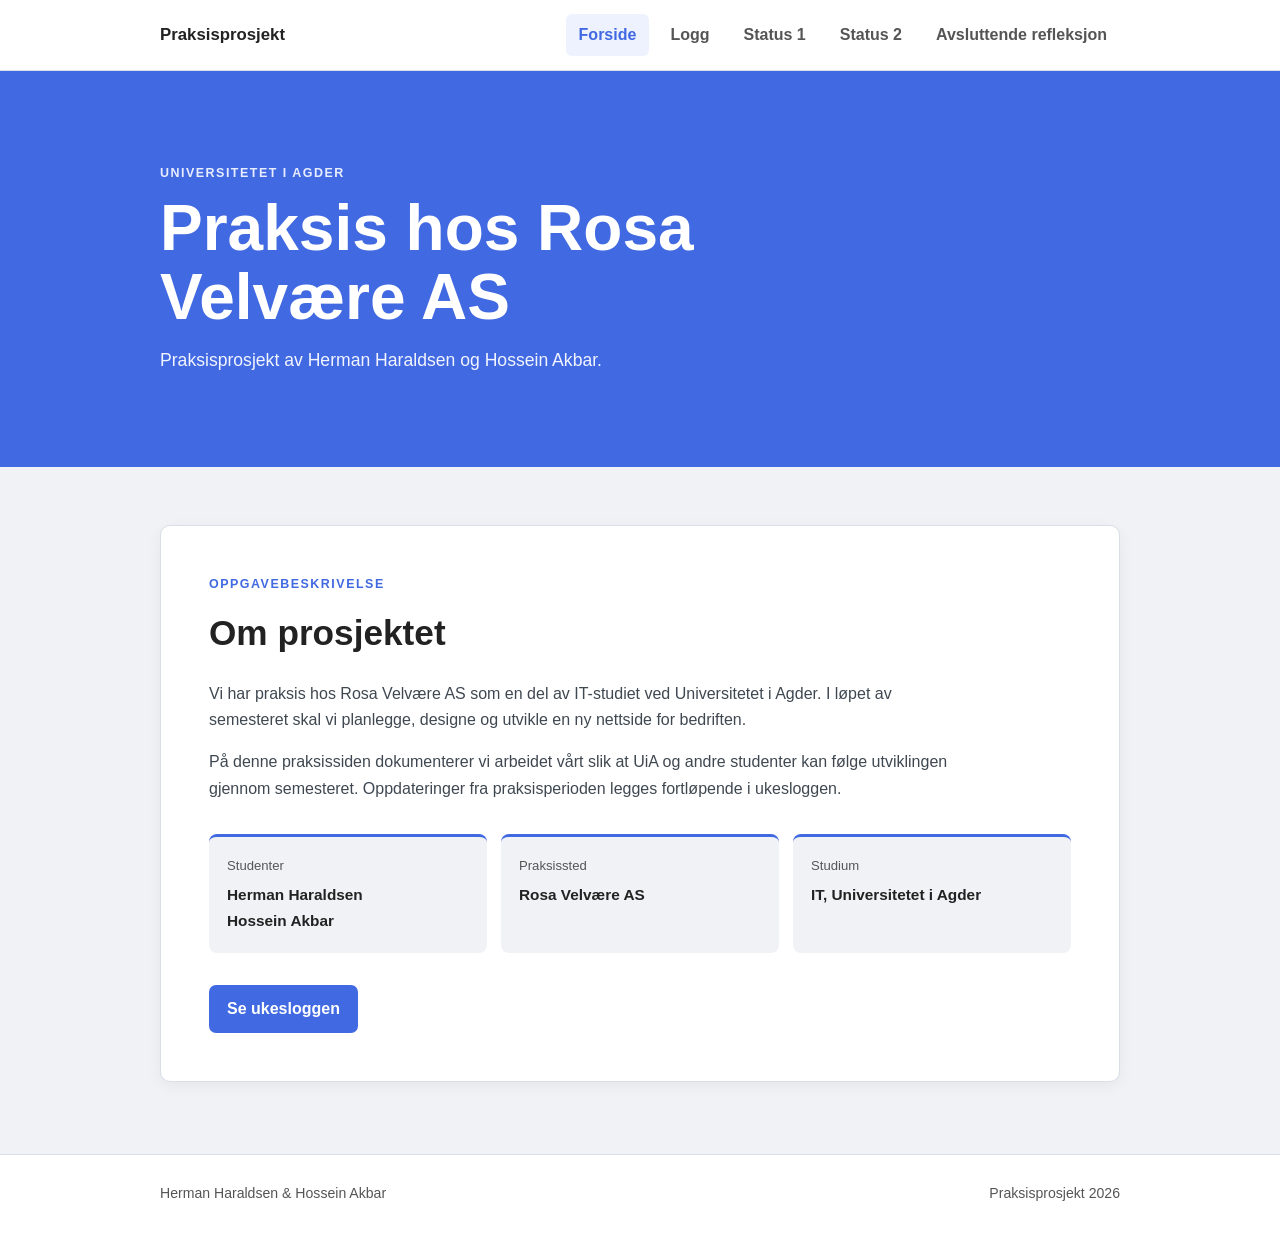
<file: index.html>
<!DOCTYPE html>
<html lang="no">
<head>
    <meta charset="UTF-8">
    <meta name="viewport" content="width=device-width, initial-scale=1.0">
    <meta name="description" content="Praksisprosjekt ved UiA hos Rosa Velvære AS – Herman Haraldsen og Hussein Razzaqi.">
    <title>Praksisprosjekt | Herman & Hussein</title>
    <link rel="stylesheet" href="css/style.css">
</head>
<body>
    <header class="site-header">
        <div class="container nav">
            <a class="site-name" href="index.html">Praksisprosjekt</a>
            <nav aria-label="Hovedmeny">
                <a class="active" href="index.html">Forside</a>
                <a href="logg.html">Logg</a>
                <a href="status1.html">Status 1</a>
                <a href="status2.html">Status 2</a>
                <a href="avsluttende-refleksjon.html">Avsluttende refleksjon</a>
                
            </nav>
        </div>
    </header>

    <main>
        <section class="hero">
            <div class="container hero-content">
                <p class="eyebrow">Universitetet i Agder</p>
                <h1>Praksis hos Rosa Velvære AS</h1>
                <p class="intro">
                    Praksisprosjekt av Herman Haraldsen og Hossein Akbar.
                </p>
            </div>
        </section>

        <section class="content-section">
            <div class="container content-card">
                <p class="section-label">Oppgavebeskrivelse</p>
                <h2>Om prosjektet</h2>
                <p>
                    Vi har praksis hos Rosa Velvære AS som en del av IT-studiet ved Universitetet i Agder.
                    I løpet av semesteret skal vi planlegge, designe og utvikle en ny nettside for bedriften.
                </p>
                <p>
                    På denne praksissiden dokumenterer vi arbeidet vårt slik at UiA og andre studenter kan følge
                    utviklingen gjennom semesteret. Oppdateringer fra praksisperioden legges fortløpende i ukesloggen.
                </p>

                <div class="project-info">
                    <div>
                        <span>Studenter</span>
                        <strong>Herman Haraldsen<br>Hossein Akbar</strong>
                    </div>
                    <div>
                        <span>Praksissted</span>
                        <strong>Rosa Velvære AS</strong>
                    </div>
                    <div>
                        <span>Studium</span>
                        <strong>IT, Universitetet i Agder</strong>
                    </div>
                </div>

                <a class="button" href="logg.html">Se ukesloggen</a>
            </div>
        </section>
    </main>

    <footer>
        <div class="container footer-content">
            <span>Herman Haraldsen & Hossein Akbar</span>
            <span>Praksisprosjekt 2026</span>
        </div>
    </footer>

    <script src="js/app.js"></script>
</body>
</html>
</file>
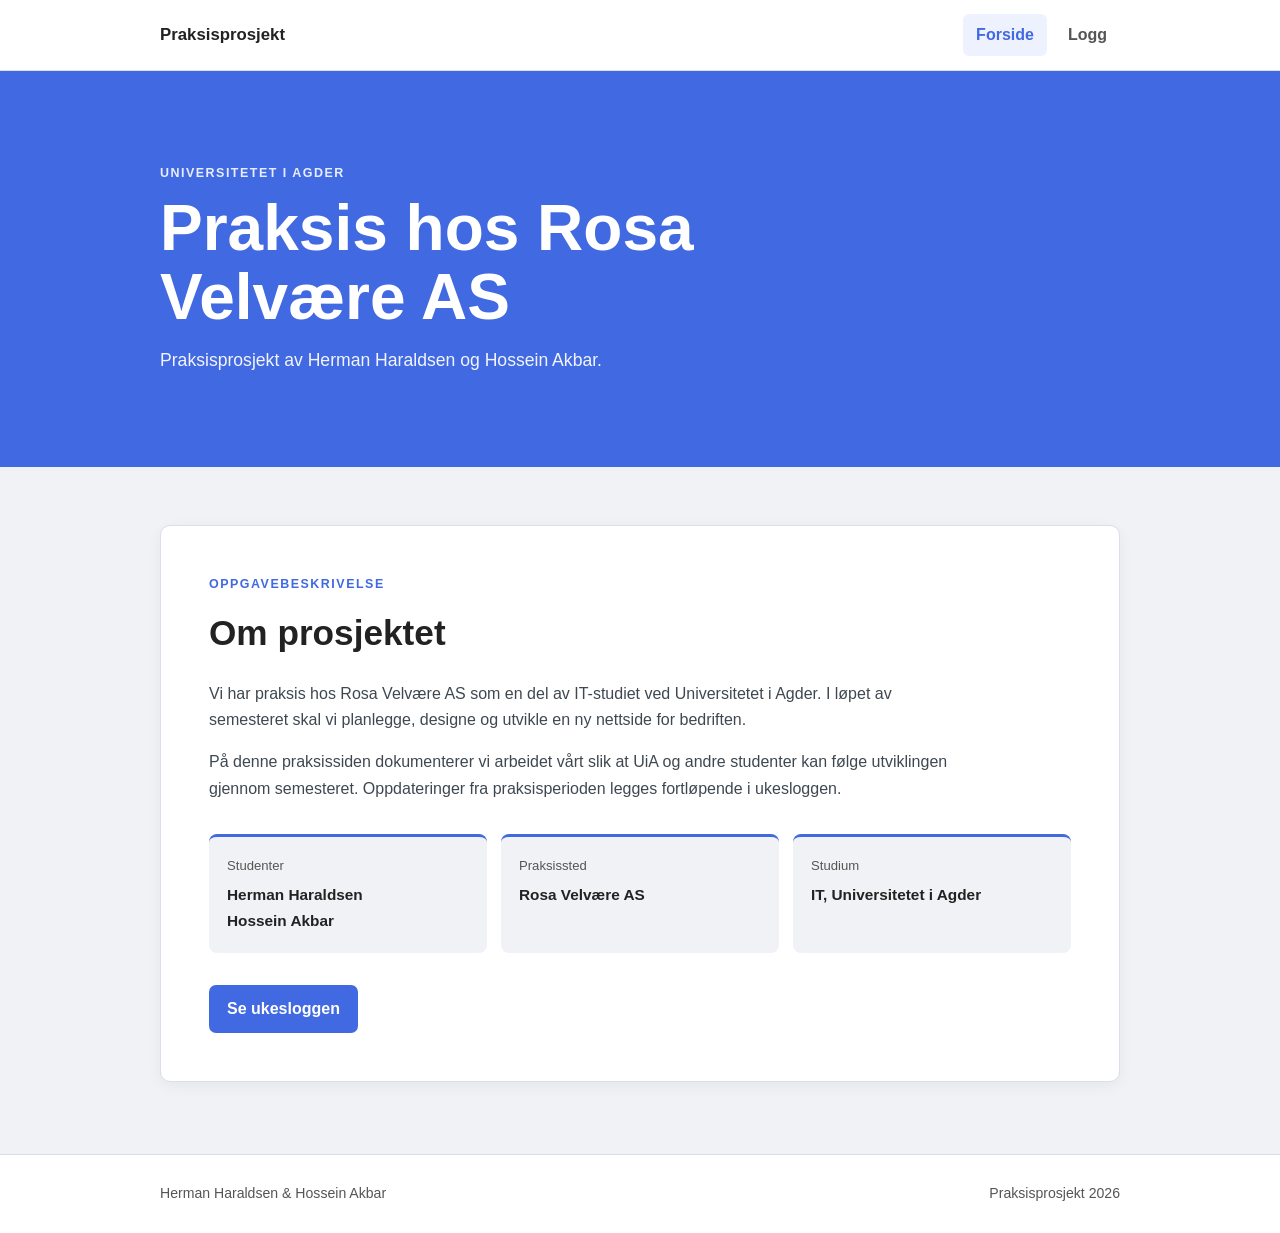
<file: hermanlha-praksisprosjekt/index.html>
<!DOCTYPE html>
<html lang="no">
<head>
    <meta charset="UTF-8">
    <meta name="viewport" content="width=device-width, initial-scale=1.0">
    <meta name="description" content="Praksisprosjekt ved UiA hos Rosa Velvære AS – Herman Haraldsen og Hussein Razzaqi.">
    <title>Praksisprosjekt | Herman & Hussein</title>
    <link rel="stylesheet" href="css/style.css">
</head>
<body>
    <header class="site-header">
        <div class="container nav">
            <a class="site-name" href="index.html">Praksisprosjekt</a>
            <nav aria-label="Hovedmeny">
                <a class="active" href="index.html">Forside</a>
                <a href="logg.html">Logg</a>
            </nav>
        </div>
    </header>

    <main>
        <section class="hero">
            <div class="container hero-content">
                <p class="eyebrow">Universitetet i Agder</p>
                <h1>Praksis hos Rosa Velvære AS</h1>
                <p class="intro">
                    Praksisprosjekt av Herman Haraldsen og Hossein Akbar.
                </p>
            </div>
        </section>

        <section class="content-section">
            <div class="container content-card">
                <p class="section-label">Oppgavebeskrivelse</p>
                <h2>Om prosjektet</h2>
                <p>
                    Vi har praksis hos Rosa Velvære AS som en del av IT-studiet ved Universitetet i Agder.
                    I løpet av semesteret skal vi planlegge, designe og utvikle en ny nettside for bedriften.
                </p>
                <p>
                    På denne praksissiden dokumenterer vi arbeidet vårt slik at UiA og andre studenter kan følge
                    utviklingen gjennom semesteret. Oppdateringer fra praksisperioden legges fortløpende i ukesloggen.
                </p>

                <div class="project-info">
                    <div>
                        <span>Studenter</span>
                        <strong>Herman Haraldsen<br>Hossein Akbar</strong>
                    </div>
                    <div>
                        <span>Praksissted</span>
                        <strong>Rosa Velvære AS</strong>
                    </div>
                    <div>
                        <span>Studium</span>
                        <strong>IT, Universitetet i Agder</strong>
                    </div>
                </div>

                <a class="button" href="logg.html">Se ukesloggen</a>
            </div>
        </section>
    </main>

    <footer>
        <div class="container footer-content">
            <span>Herman Haraldsen & Hossein Akbar</span>
            <span>Praksisprosjekt 2026</span>
        </div>
    </footer>

    <script src="js/app.js"></script>
</body>
</html>
</file>
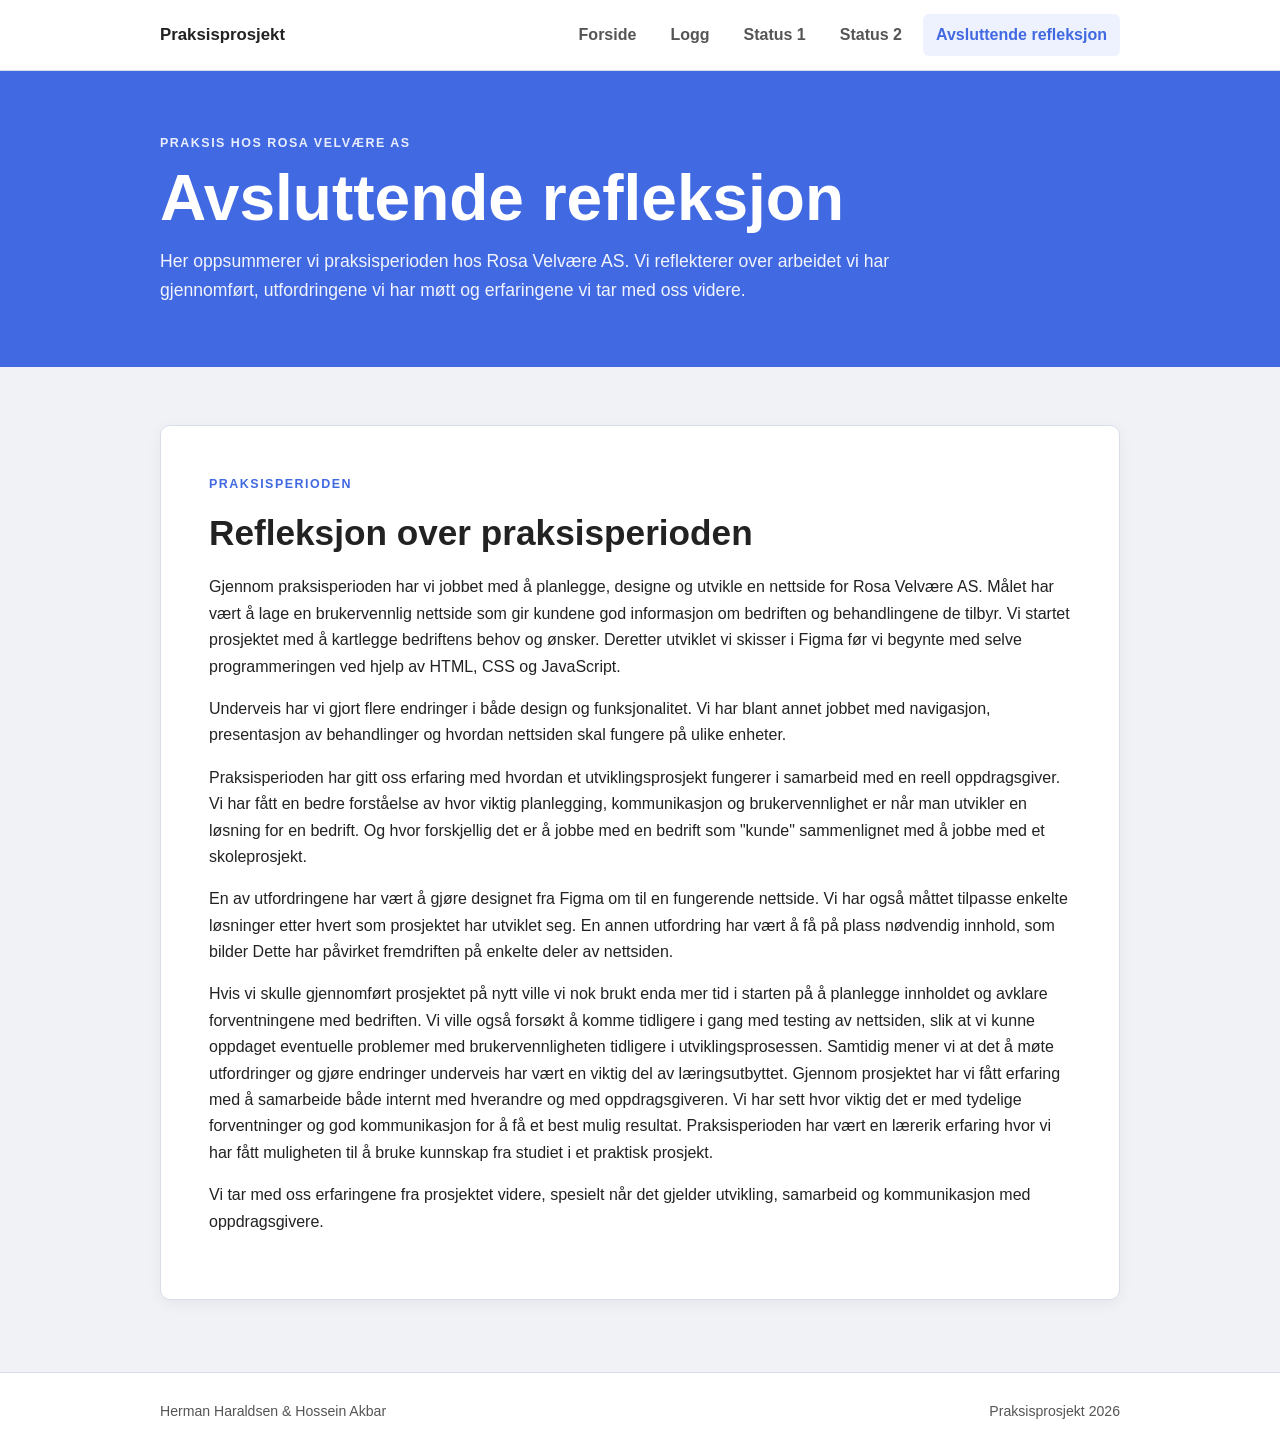
<file: avsluttende-refleksjon.html>
<!DOCTYPE html>
<html lang="no">
<head>
    <meta charset="UTF-8">
    <meta name="viewport" content="width=device-width, initial-scale=1.0">
    <meta name="description" content="Avsluttende refleksjon fra praksisprosjektet hos Rosa Velvære AS.">

    <title>Avsluttende refleksjon | Praksisprosjekt</title>
    <link rel="stylesheet" href="css/style.css">

    <style>
        .status-intro {
            max-width: 760px;
        }

        .status-block {
            margin-top: 2.5rem;
        }

        .status-block:first-child {
            margin-top: 0;
        }

        .status-block h2 {
            margin-bottom: 0.75rem;
        }

        .reflection-summary {
            padding: 1.25rem 1.5rem;
            border-left: 4px solid #1d4ed8;
            border-radius: 0 12px 12px 0;
            background: #eff6ff;
        }
    </style>
</head>

<body>

    <!-- HEADER -->
    <header class="site-header">
        <div class="container nav">
            <a class="site-name" href="index.html">Praksisprosjekt</a>

            <nav aria-label="Hovedmeny">
                <a href="index.html">Forside</a>
                <a href="logg.html">Logg</a>
                <a href="status1.html">Status 1</a>
                <a href="status2.html">Status 2</a>
                <a class="active" href="avsluttende-refleksjon.html" aria-current="page">
                    Avsluttende refleksjon
                </a>
            </nav>
        </div>
    </header>

    <main>

        <!-- OVERSKRIFT -->
        <section class="page-heading">
            <div class="container">
                <p class="eyebrow">Praksis hos Rosa Velvære AS</p>

                <h1>Avsluttende refleksjon</h1>

                <p class="intro status-intro">
                    Her oppsummerer vi praksisperioden hos Rosa Velvære AS.
                    Vi reflekterer over arbeidet vi har gjennomført,
                    utfordringene vi har møtt og erfaringene vi tar med oss videre.
                </p>
            </div>
        </section>

        <!-- INNHOLD -->
        <section class="content-section">
            <div class="container content-card">

                <!-- Refleksjon -->
                <div class="status-block">
                    <p class="section-label">Praksisperioden</p>
                    <h2>Refleksjon over praksisperioden</h2>

                    <p>
                        Gjennom praksisperioden har vi jobbet med å
                        planlegge, designe og utvikle en nettside for
                        Rosa Velvære AS. Målet har vært å lage en
                        brukervennlig nettside som gir kundene god
                        informasjon om bedriften og behandlingene
                        de tilbyr.
                        Vi startet prosjektet med å kartlegge
                        bedriftens behov og ønsker. Deretter
                        utviklet vi skisser i Figma før vi begynte
                        med selve programmeringen ved hjelp av
                        HTML, CSS og JavaScript.
                    </p>
                        Underveis har vi gjort flere endringer
                        i både design og funksjonalitet.
                        Vi har blant annet jobbet med navigasjon,
                        presentasjon av behandlinger og hvordan
                        nettsiden skal fungere på ulike enheter.
                    </p>
                        Praksisperioden har gitt oss erfaring
                        med hvordan et utviklingsprosjekt
                        fungerer i samarbeid med en reell
                        oppdragsgiver.
                        Vi har fått en bedre forståelse av
                        hvor viktig planlegging, kommunikasjon
                        og brukervennlighet er når man
                        utvikler en løsning for en bedrift. 
                        Og hvor forskjellig det er å jobbe med
                        en bedrift som "kunde" sammenlignet med 
                        å jobbe med et skoleprosjekt.
                    </p>
                    <p>
                        En av utfordringene har vært å gjøre
                        designet fra Figma om til en fungerende
                        nettside. Vi har også måttet tilpasse
                        enkelte løsninger etter hvert som
                        prosjektet har utviklet seg.
                        En annen utfordring har vært å få
                        på plass nødvendig innhold, som bilder
                        Dette har påvirket fremdriften på
                        enkelte deler av nettsiden.
                    </p>
                    Hvis vi skulle gjennomført prosjektet på nytt 
                    ville vi nok brukt enda mer tid i starten på å planlegge
                     innholdet og avklare forventningene med bedriften. 
                     Vi ville også forsøkt å komme tidligere i gang med testing av nettsiden, 
                     slik at vi kunne oppdaget eventuelle problemer med brukervennligheten 
                     tidligere i utviklingsprosessen. Samtidig mener vi at det å møte 
                     utfordringer og gjøre endringer underveis har vært en viktig del av læringsutbyttet.
               
                        Gjennom prosjektet har vi fått erfaring
                        med å samarbeide både internt med hverandre
                        og med oppdragsgiveren.
                        Vi har sett hvor viktig det er med
                        tydelige forventninger og god kommunikasjon
                        for å få et best mulig resultat.
                   
                        Praksisperioden har vært en lærerik
                        erfaring hvor vi har fått muligheten
                        til å bruke kunnskap fra studiet
                        i et praktisk prosjekt.
                    </p>

                    <p>
                        Vi tar med oss erfaringene fra
                        prosjektet videre, spesielt når
                        det gjelder utvikling, samarbeid
                        og kommunikasjon med oppdragsgivere.
                    </p>
                </div>

            </div>
        </section>

    </main>

    <!-- FOOTER -->
    <footer>
        <div class="container footer-content">
            <span>Herman Haraldsen &amp; Hossein Akbar</span>
            <span>Praksisprosjekt 2026</span>
        </div>
    </footer>

    <script src="js/app.js"></script>

</body>
</html>
</file>
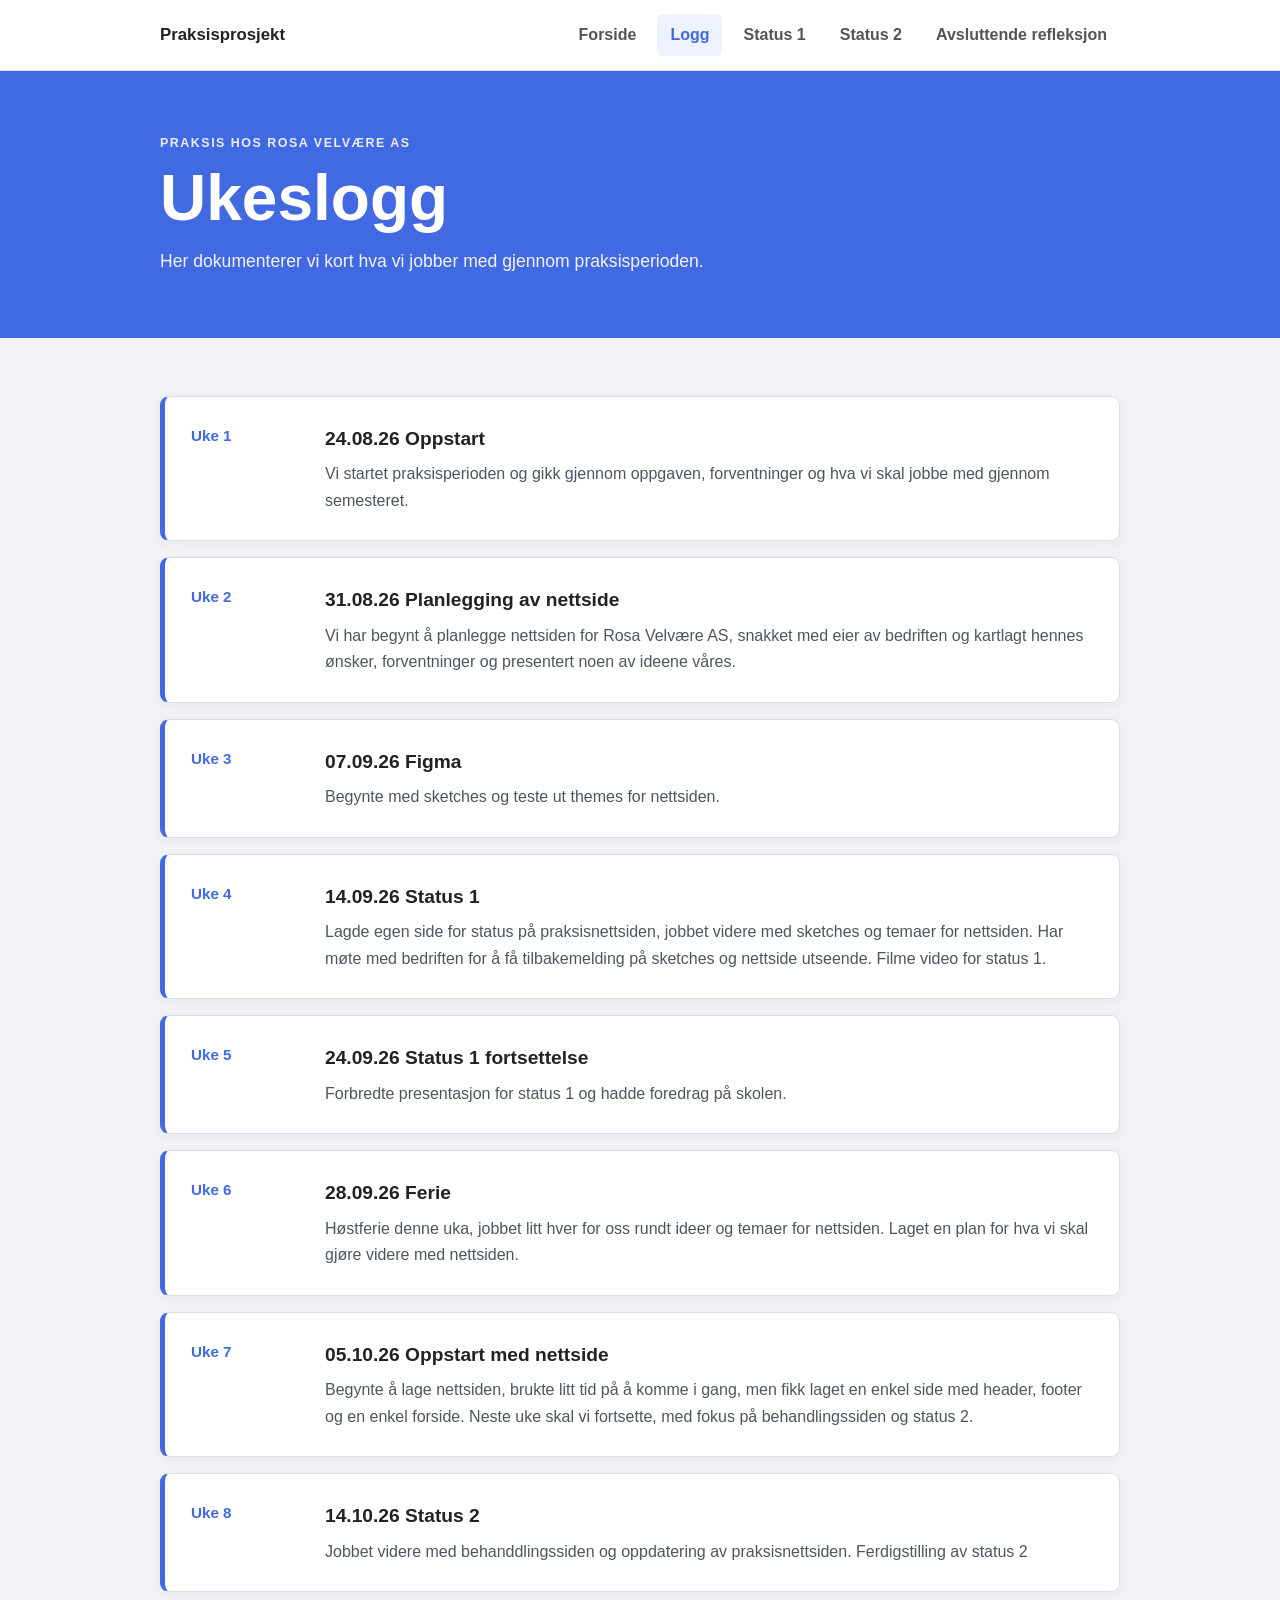
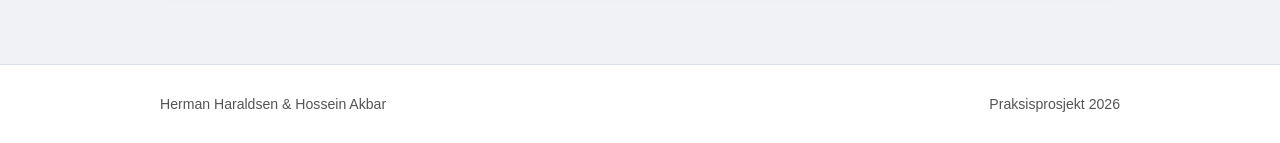
<file: logg.html>
<!DOCTYPE html>
<html lang="no">
<head>
    <meta charset="UTF-8">
    <meta name="viewport" content="width=device-width, initial-scale=1.0">
    <meta name="description" content="Ukeslogg for praksisprosjektet hos Rosa Velvære AS.">
    <title>Logg | Praksisprosjekt</title>
    <link rel="stylesheet" href="css/style.css">
</head>
<body>
    <header class="site-header">
        <div class="container nav">
            <a class="site-name" href="index.html">Praksisprosjekt</a>
            <nav aria-label="Hovedmeny">
                <a href="index.html">Forside</a>
                <a class="active" href="logg.html">Logg</a>
                <a href="status1.html">Status 1</a>
                <a href="status2.html">Status 2</a>
                <a href="avsluttende-refleksjon.html">Avsluttende refleksjon</a>

            </nav>
        </div>
    </header>

    <main>
        <section class="page-heading">
            <div class="container">
                <p class="eyebrow">Praksis hos Rosa Velvære AS</p>
                <h1>Ukeslogg</h1>
                <p class="intro">Her dokumenterer vi kort hva vi jobber med gjennom praksisperioden.</p>
            </div>
        </section>

        <section class="content-section log-section">
            <div class="container">
                <div id="practiceLog" class="log-list" aria-live="polite"></div>
            </div>
        </section>
    </main>

    <footer>
        <div class="container footer-content">
            <span>Herman Haraldsen & Hossein Akbar</span>
            <span>Praksisprosjekt 2026</span>
        </div>
    </footer>

    <script src="js/app.js"></script>
</body>
</html>
</file>
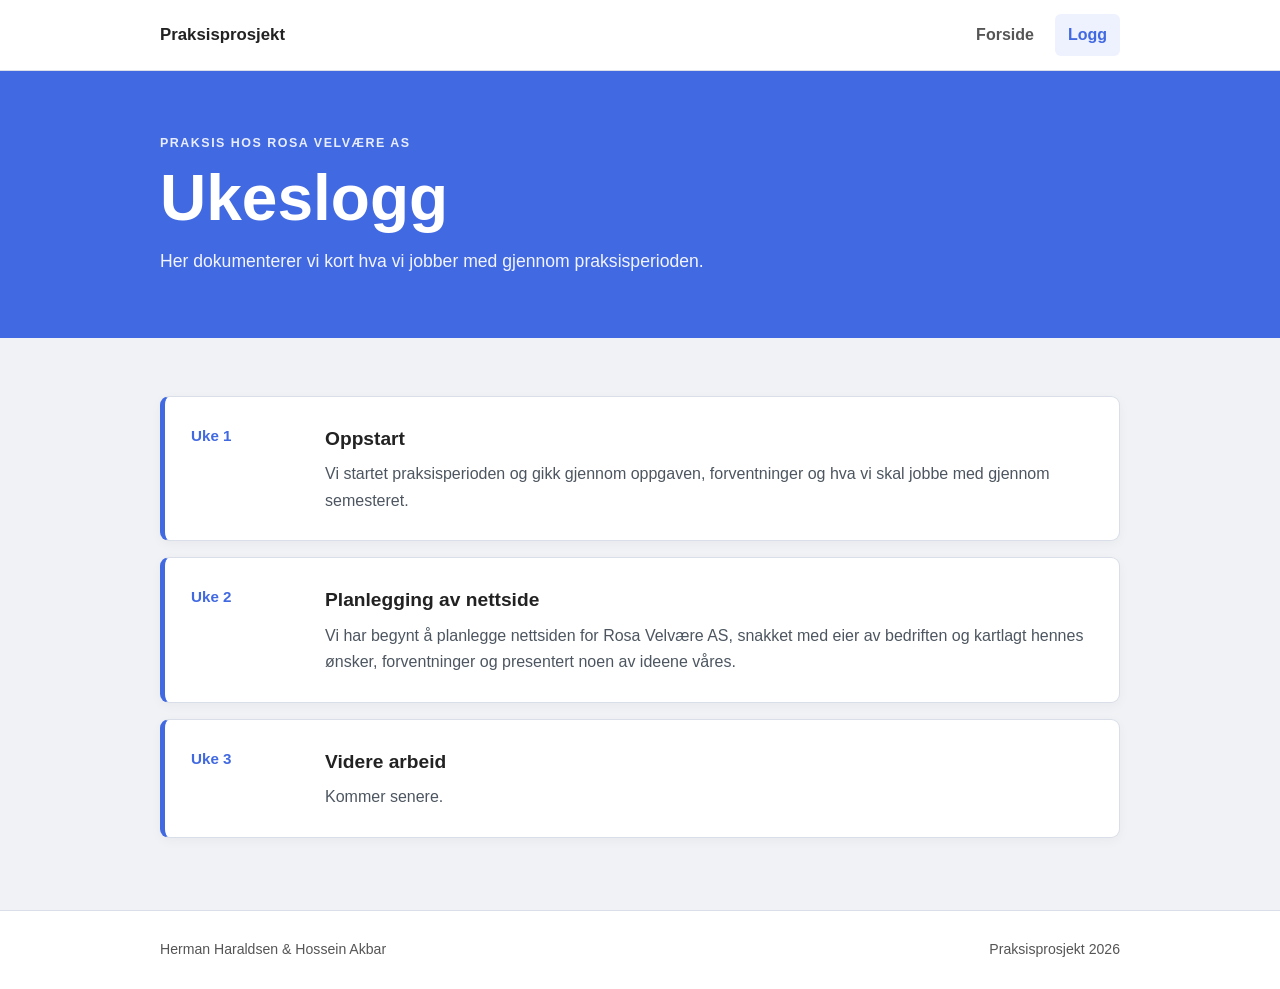
<file: hermanlha-praksisprosjekt/logg.html>
<!DOCTYPE html>
<html lang="no">
<head>
    <meta charset="UTF-8">
    <meta name="viewport" content="width=device-width, initial-scale=1.0">
    <meta name="description" content="Ukeslogg for praksisprosjektet hos Rosa Velvære AS.">
    <title>Logg | Praksisprosjekt</title>
    <link rel="stylesheet" href="css/style.css">
</head>
<body>
    <header class="site-header">
        <div class="container nav">
            <a class="site-name" href="index.html">Praksisprosjekt</a>
            <nav aria-label="Hovedmeny">
                <a href="index.html">Forside</a>
                <a class="active" href="logg.html">Logg</a>
            </nav>
        </div>
    </header>

    <main>
        <section class="page-heading">
            <div class="container">
                <p class="eyebrow">Praksis hos Rosa Velvære AS</p>
                <h1>Ukeslogg</h1>
                <p class="intro">Her dokumenterer vi kort hva vi jobber med gjennom praksisperioden.</p>
            </div>
        </section>

        <section class="content-section log-section">
            <div class="container">
                <div id="practiceLog" class="log-list" aria-live="polite"></div>
            </div>
        </section>
    </main>

    <footer>
        <div class="container footer-content">
            <span>Herman Haraldsen & Hossein Akbar</span>
            <span>Praksisprosjekt 2026</span>
        </div>
    </footer>

    <script src="js/app.js"></script>
</body>
</html>
</file>
<file: css/style.css>
:root {
    --blue: #4169E1;
    --blue-dark: #27408B;
    --blue-light: #eef2ff;
    --grey: #f0f2f5;
    --text: #222222;
    --muted: #555555;
    --white: #ffffff;
    --border: #d9dee8;
}

* {
    box-sizing: border-box;
}

html {
    scroll-behavior: smooth;
}

body {
    margin: 0;
    min-height: 100vh;
    display: flex;
    flex-direction: column;
    font-family: Arial, Helvetica, sans-serif;
    color: var(--text);
    background: var(--grey);
    line-height: 1.65;
}

main {
    flex: 1;
}

.container {
    width: min(960px, calc(100% - 40px));
    margin: 0 auto;
}

/* -------------------------
   HEADER / MENY
-------------------------- */

.site-header {
    background: var(--white);
    border-bottom: 1px solid var(--border);
}

.nav {
    min-height: 70px;
    display: flex;
    align-items: center;
    justify-content: space-between;
    gap: 24px;
}

.site-name {
    color: var(--text);
    font-size: 1.05rem;
    font-weight: 700;
    text-decoration: none;
}

nav {
    display: flex;
    gap: 8px;
}

nav a {
    color: var(--muted);
    text-decoration: none;
    padding: 8px 13px;
    border-radius: 6px;
    font-weight: 600;
    transition: 0.2s ease;
}

nav a:hover,
nav a.active {
    color: var(--blue);
    background: var(--blue-light);
}

/* -------------------------
   FORSIDE / HERO
-------------------------- */

.hero,
.page-heading {
    background: var(--blue);
    color: var(--white);
}

.hero-content {
    padding: 92px 0;
}

.page-heading .container {
    padding: 62px 0;
}

.eyebrow,
.section-label {
    margin: 0 0 10px;
    font-size: 0.78rem;
    font-weight: 700;
    letter-spacing: 0.12em;
    text-transform: uppercase;
}

.eyebrow {
    color: #e8edff;
}

.section-label {
    color: var(--blue);
}

h1,
h2,
p {
    margin-top: 0;
}

h1 {
    max-width: 720px;
    margin-bottom: 14px;
    font-size: clamp(2.2rem, 6vw, 4rem);
    line-height: 1.08;
}

h2 {
    margin-bottom: 18px;
    font-size: clamp(1.6rem, 4vw, 2.2rem);
}

.intro {
    max-width: 660px;
    margin-bottom: 0;
    font-size: 1.1rem;
    color: #f2f4ff;
}

/* -------------------------
   INNHOLD
-------------------------- */

.content-section {
    padding: 58px 0 72px;
}

.content-card {
    background: var(--white);
    border: 1px solid var(--border);
    border-radius: 10px;
    padding: clamp(26px, 5vw, 48px);
    box-shadow: 0 4px 15px rgba(0, 0, 0, 0.05);
}

.content-card > p:not(.section-label) {
    max-width: 760px;
    color: #3f4851;
}

/* -------------------------
   PROSJEKTINFO
-------------------------- */

.project-info {
    display: grid;
    grid-template-columns: repeat(3, 1fr);
    gap: 14px;
    margin: 32px 0;
}

.project-info div {
    padding: 18px;
    background: var(--grey);
    border-radius: 8px;
    border-top: 3px solid var(--blue);
}

.project-info span {
    display: block;
    margin-bottom: 5px;
    color: var(--muted);
    font-size: 0.82rem;
}

.project-info strong {
    font-size: 0.96rem;
}

/* -------------------------
   KNAPPER
-------------------------- */

.button {
    display: inline-block;
    padding: 11px 18px;
    border-radius: 7px;
    background: var(--blue);
    color: var(--white);
    font-weight: 700;
    text-decoration: none;
    transition: 0.2s ease;
}

.button:hover {
    background: var(--blue-dark);
    transform: translateY(-1px);
}

/* -------------------------
   LOGG
-------------------------- */

.log-section {
    background: var(--grey);
}

.log-list {
    display: grid;
    gap: 16px;
}

.log-entry {
    display: grid;
    grid-template-columns: 110px 1fr;
    gap: 24px;
    padding: 26px;
    background: var(--white);
    border: 1px solid var(--border);
    border-left: 5px solid var(--blue);
    border-radius: 9px;
    box-shadow: 0 3px 12px rgba(0, 0, 0, 0.04);
    transition: 0.2s ease;
}

.log-entry:hover {
    transform: translateY(-2px);
    box-shadow: 0 6px 18px rgba(0, 0, 0, 0.07);
}

.week {
    color: var(--blue);
    font-size: 0.95rem;
    font-weight: 700;
}

.log-entry h2 {
    margin-bottom: 7px;
    font-size: 1.2rem;
    color: var(--text);
}

.log-entry p {
    margin-bottom: 0;
    color: #4d5660;
}

/* -------------------------
   FOOTER
-------------------------- */

footer {
    background: var(--white);
    border-top: 1px solid var(--border);
    color: var(--muted);
    font-size: 0.88rem;
}

.footer-content {
    min-height: 78px;
    display: flex;
    align-items: center;
    justify-content: space-between;
    gap: 20px;
}

/* -------------------------
   MOBIL
-------------------------- */

@media (max-width: 700px) {

    .container {
        width: min(100% - 28px, 960px);
    }

    .nav {
        min-height: 64px;
    }

    .hero-content {
        padding: 64px 0;
    }

    .project-info {
        grid-template-columns: 1fr;
    }

    .log-entry {
        grid-template-columns: 1fr;
        gap: 8px;
    }

    .footer-content {
        padding: 20px 0;
        align-items: flex-start;
        flex-direction: column;
        gap: 4px;
    }
}

@media (max-width: 700px) {
    .nav {
        flex-wrap: wrap;
        justify-content: center;
        padding: 12px 0;
        gap: 8px;
    }

    nav {
        flex-wrap: wrap;
        justify-content: center;
    }

    nav a {
        padding: 7px 9px;
        font-size: 0.9rem;
    }
}
</file>
<file: hermanlha-praksisprosjekt/css/style.css>
:root {
    --blue: #4169E1;
    --blue-dark: #27408B;
    --blue-light: #eef2ff;
    --grey: #f0f2f5;
    --text: #222222;
    --muted: #555555;
    --white: #ffffff;
    --border: #d9dee8;
}

* {
    box-sizing: border-box;
}

html {
    scroll-behavior: smooth;
}

body {
    margin: 0;
    min-height: 100vh;
    display: flex;
    flex-direction: column;
    font-family: Arial, Helvetica, sans-serif;
    color: var(--text);
    background: var(--grey);
    line-height: 1.65;
}

main {
    flex: 1;
}

.container {
    width: min(960px, calc(100% - 40px));
    margin: 0 auto;
}

/* -------------------------
   HEADER / MENY
-------------------------- */

.site-header {
    background: var(--white);
    border-bottom: 1px solid var(--border);
}

.nav {
    min-height: 70px;
    display: flex;
    align-items: center;
    justify-content: space-between;
    gap: 24px;
}

.site-name {
    color: var(--text);
    font-size: 1.05rem;
    font-weight: 700;
    text-decoration: none;
}

nav {
    display: flex;
    gap: 8px;
}

nav a {
    color: var(--muted);
    text-decoration: none;
    padding: 8px 13px;
    border-radius: 6px;
    font-weight: 600;
    transition: 0.2s ease;
}

nav a:hover,
nav a.active {
    color: var(--blue);
    background: var(--blue-light);
}

/* -------------------------
   FORSIDE / HERO
-------------------------- */

.hero,
.page-heading {
    background: var(--blue);
    color: var(--white);
}

.hero-content {
    padding: 92px 0;
}

.page-heading .container {
    padding: 62px 0;
}

.eyebrow,
.section-label {
    margin: 0 0 10px;
    font-size: 0.78rem;
    font-weight: 700;
    letter-spacing: 0.12em;
    text-transform: uppercase;
}

.eyebrow {
    color: #e8edff;
}

.section-label {
    color: var(--blue);
}

h1,
h2,
p {
    margin-top: 0;
}

h1 {
    max-width: 720px;
    margin-bottom: 14px;
    font-size: clamp(2.2rem, 6vw, 4rem);
    line-height: 1.08;
}

h2 {
    margin-bottom: 18px;
    font-size: clamp(1.6rem, 4vw, 2.2rem);
}

.intro {
    max-width: 660px;
    margin-bottom: 0;
    font-size: 1.1rem;
    color: #f2f4ff;
}

/* -------------------------
   INNHOLD
-------------------------- */

.content-section {
    padding: 58px 0 72px;
}

.content-card {
    background: var(--white);
    border: 1px solid var(--border);
    border-radius: 10px;
    padding: clamp(26px, 5vw, 48px);
    box-shadow: 0 4px 15px rgba(0, 0, 0, 0.05);
}

.content-card > p:not(.section-label) {
    max-width: 760px;
    color: #3f4851;
}

/* -------------------------
   PROSJEKTINFO
-------------------------- */

.project-info {
    display: grid;
    grid-template-columns: repeat(3, 1fr);
    gap: 14px;
    margin: 32px 0;
}

.project-info div {
    padding: 18px;
    background: var(--grey);
    border-radius: 8px;
    border-top: 3px solid var(--blue);
}

.project-info span {
    display: block;
    margin-bottom: 5px;
    color: var(--muted);
    font-size: 0.82rem;
}

.project-info strong {
    font-size: 0.96rem;
}

/* -------------------------
   KNAPPER
-------------------------- */

.button {
    display: inline-block;
    padding: 11px 18px;
    border-radius: 7px;
    background: var(--blue);
    color: var(--white);
    font-weight: 700;
    text-decoration: none;
    transition: 0.2s ease;
}

.button:hover {
    background: var(--blue-dark);
    transform: translateY(-1px);
}

/* -------------------------
   LOGG
-------------------------- */

.log-section {
    background: var(--grey);
}

.log-list {
    display: grid;
    gap: 16px;
}

.log-entry {
    display: grid;
    grid-template-columns: 110px 1fr;
    gap: 24px;
    padding: 26px;
    background: var(--white);
    border: 1px solid var(--border);
    border-left: 5px solid var(--blue);
    border-radius: 9px;
    box-shadow: 0 3px 12px rgba(0, 0, 0, 0.04);
    transition: 0.2s ease;
}

.log-entry:hover {
    transform: translateY(-2px);
    box-shadow: 0 6px 18px rgba(0, 0, 0, 0.07);
}

.week {
    color: var(--blue);
    font-size: 0.95rem;
    font-weight: 700;
}

.log-entry h2 {
    margin-bottom: 7px;
    font-size: 1.2rem;
    color: var(--text);
}

.log-entry p {
    margin-bottom: 0;
    color: #4d5660;
}

/* -------------------------
   FOOTER
-------------------------- */

footer {
    background: var(--white);
    border-top: 1px solid var(--border);
    color: var(--muted);
    font-size: 0.88rem;
}

.footer-content {
    min-height: 78px;
    display: flex;
    align-items: center;
    justify-content: space-between;
    gap: 20px;
}

/* -------------------------
   MOBIL
-------------------------- */

@media (max-width: 700px) {

    .container {
        width: min(100% - 28px, 960px);
    }

    .nav {
        min-height: 64px;
    }

    .hero-content {
        padding: 64px 0;
    }

    .project-info {
        grid-template-columns: 1fr;
    }

    .log-entry {
        grid-template-columns: 1fr;
        gap: 8px;
    }

    .footer-content {
        padding: 20px 0;
        align-items: flex-start;
        flex-direction: column;
        gap: 4px;
    }
}
</file>
